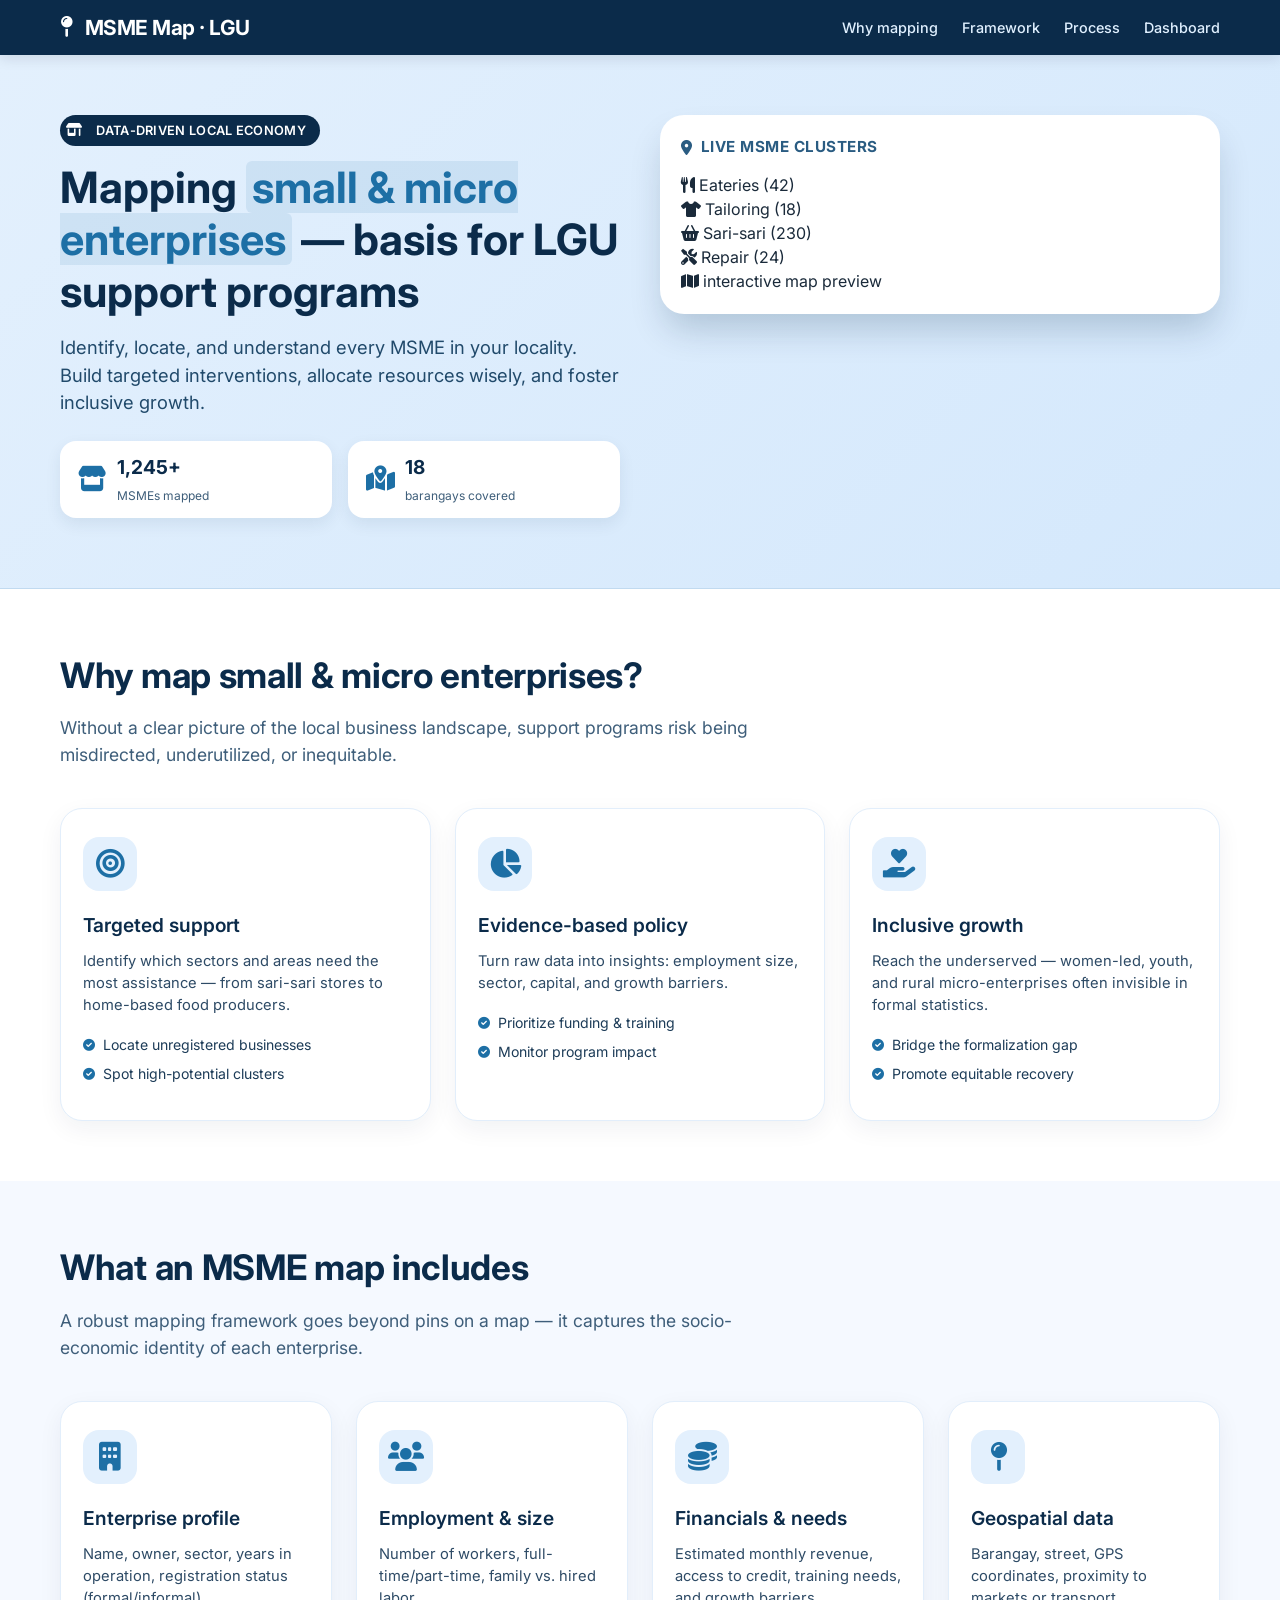
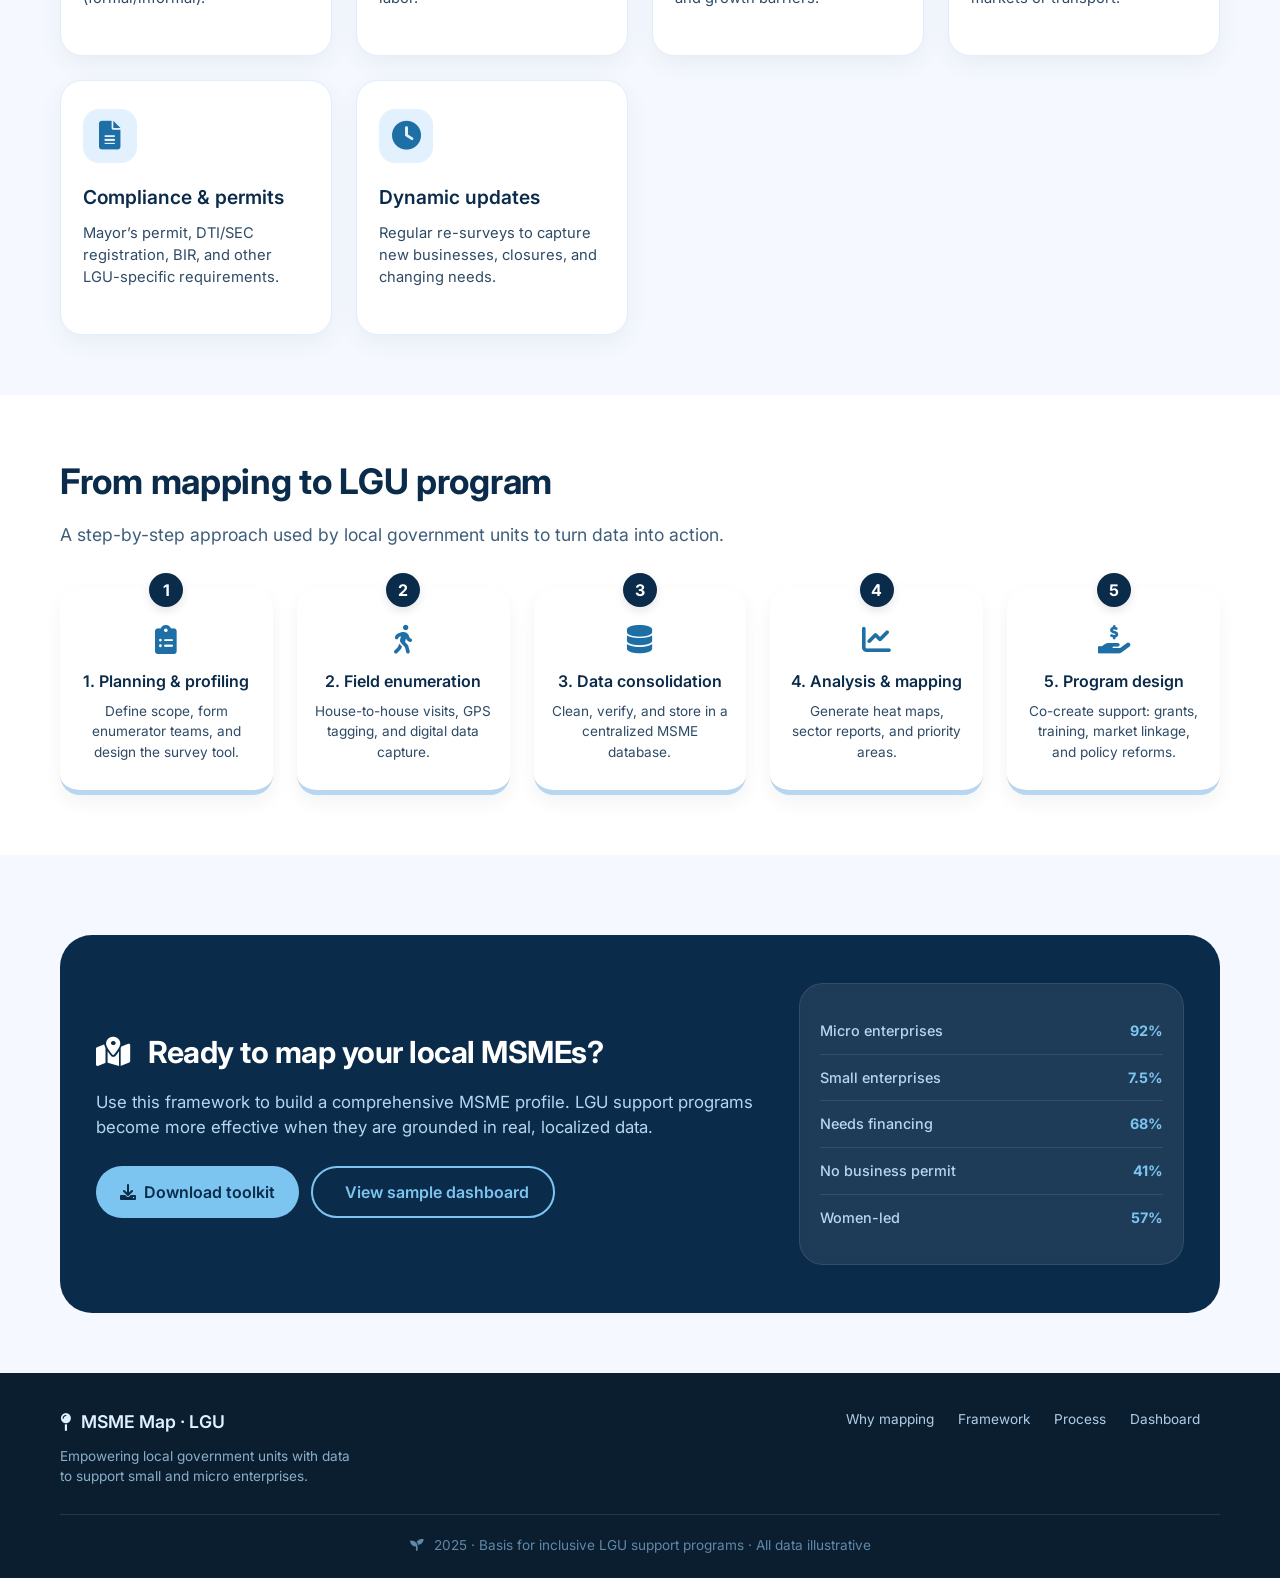
<file: trytry2026/index.html>
<!DOCTYPE html>
<html lang="en">
<head>
  <meta charset="UTF-8">
  <meta name="viewport" content="width=device-width, initial-scale=1.0">
  <title>MSME Mapping · LGU Support Program</title>
  <link rel="stylesheet" href="style.css">
  <!-- Google Fonts & Font Awesome for clean icons -->
  <link rel="preconnect" href="https://fonts.googleapis.com">
  <link rel="preconnect" href="https://fonts.gstatic.com" crossorigin>
  <link href="https://fonts.googleapis.com/css2?family=Inter:opsz,wght@14..32,400;14..32,500;14..32,600;14..32,700&display=swap" rel="stylesheet">
  <link rel="stylesheet" href="https://cdnjs.cloudflare.com/ajax/libs/font-awesome/6.0.0-beta3/css/all.min.css">
 
</head>
<body>
  <!-- Navigation -->
  <nav class="navbar">
    <div class="container">
      <div class="logo">
        <i class="fas fa-map-pin"></i>
        <span>MSME Map · LGU</span>
      </div>
      <div class="nav-links">
        <a href="#why">Why mapping</a>
        <a href="#framework">Framework</a>
        <a href="#process">Process</a>
        <a href="#dashboard">Dashboard</a>
      </div>
    </div>
  </nav>

  <!-- Hero -->
  <header class="hero">
    <div class="container hero-content">
      <div class="hero-text">
        <div class="hero-badge"><i class="fas fa-store-alt" style="margin-right: 6px;"></i> Data-driven local economy</div>
        <h1>Mapping <span class="highlight">small & micro enterprises</span> — basis for LGU support programs</h1>
        <p>Identify, locate, and understand every MSME in your locality. Build targeted interventions, allocate resources wisely, and foster inclusive growth.</p>
        <div class="hero-stats">
          <div class="stat-item">
            <i class="fas fa-store"></i>
            <div><span>1,245+</span><small>MSMEs mapped</small></div>
          </div>
          <div class="stat-item">
            <i class="fas fa-map-marked-alt"></i>
            <div><span>18</span><small>barangays covered</small></div>
          </div>
        </div>
      </div>
      <div class="hero-illustration">
        <div class="map-card">
          <h4><i class="fas fa-location-dot"></i> Live MSME clusters</h4>
          <div class="pin-grid">
            <div class="pin"><i class="fas fa-utensils"></i> Eateries (42)</div>
            <div class="pin"><i class="fas fa-tshirt"></i> Tailoring (18)</div>
            <div class="pin"><i class="fas fa-shopping-basket"></i> Sari-sari (230)</div>
            <div class="pin"><i class="fas fa-tools"></i> Repair (24)</div>
          </div>
          <div class="map-mock">
            <i class="fas fa-map"></i> interactive map preview
          </div>
        </div>
      </div>
    </div>
  </header>

  <!-- Why mapping matters -->
  <section id="why" class="bg-white">
    <div class="container">
      <h2 class="section-title">Why map small & micro enterprises?</h2>
      <p class="section-sub">Without a clear picture of the local business landscape, support programs risk being misdirected, underutilized, or inequitable.</p>
      <div class="grid-3">
        <div class="card">
          <div class="card-icon"><i class="fas fa-bullseye"></i></div>
          <h3>Targeted support</h3>
          <p>Identify which sectors and areas need the most assistance — from sari-sari stores to home-based food producers.</p>
          <ul>
            <li><i class="fas fa-check-circle"></i> Locate unregistered businesses</li>
            <li><i class="fas fa-check-circle"></i> Spot high-potential clusters</li>
          </ul>
        </div>
        <div class="card">
          <div class="card-icon"><i class="fas fa-chart-pie"></i></div>
          <h3>Evidence-based policy</h3>
          <p>Turn raw data into insights: employment size, sector, capital, and growth barriers.</p>
          <ul>
            <li><i class="fas fa-check-circle"></i> Prioritize funding & training</li>
            <li><i class="fas fa-check-circle"></i> Monitor program impact</li>
          </ul>
        </div>
        <div class="card">
          <div class="card-icon"><i class="fas fa-hand-holding-heart"></i></div>
          <h3>Inclusive growth</h3>
          <p>Reach the underserved — women-led, youth, and rural micro-enterprises often invisible in formal statistics.</p>
          <ul>
            <li><i class="fas fa-check-circle"></i> Bridge the formalization gap</li>
            <li><i class="fas fa-check-circle"></i> Promote equitable recovery</li>
          </ul>
        </div>
      </div>
    </div>
  </section>

  <!-- Framework / Components -->
  <section id="framework">
    <div class="container">
      <h2 class="section-title">What an MSME map includes</h2>
      <p class="section-sub">A robust mapping framework goes beyond pins on a map — it captures the socio-economic identity of each enterprise.</p>
      <div class="grid-3">
        <div class="card">
          <div class="card-icon"><i class="fas fa-building"></i></div>
          <h3>Enterprise profile</h3>
          <p>Name, owner, sector, years in operation, registration status (formal/informal).</p>
        </div>
        <div class="card">
          <div class="card-icon"><i class="fas fa-users"></i></div>
          <h3>Employment & size</h3>
          <p>Number of workers, full-time/part-time, family vs. hired labor.</p>
        </div>
        <div class="card">
          <div class="card-icon"><i class="fas fa-coins"></i></div>
          <h3>Financials & needs</h3>
          <p>Estimated monthly revenue, access to credit, training needs, and growth barriers.</p>
        </div>
        <div class="card">
          <div class="card-icon"><i class="fas fa-map-pin"></i></div>
          <h3>Geospatial data</h3>
          <p>Barangay, street, GPS coordinates, proximity to markets or transport.</p>
        </div>
        <div class="card">
          <div class="card-icon"><i class="fas fa-file-alt"></i></div>
          <h3>Compliance & permits</h3>
          <p>Mayor’s permit, DTI/SEC registration, BIR, and other LGU-specific requirements.</p>
        </div>
        <div class="card">
          <div class="card-icon"><i class="fas fa-clock"></i></div>
          <h3>Dynamic updates</h3>
          <p>Regular re-surveys to capture new businesses, closures, and changing needs.</p>
        </div>
      </div>
    </div>
  </section>

  <!-- Process / Steps -->
  <section id="process" class="bg-white">
    <div class="container">
      <h2 class="section-title">From mapping to LGU program</h2>
      <p class="section-sub">A step-by-step approach used by local government units to turn data into action.</p>
      <div class="steps">
        <div class="step">
          <i class="fas fa-clipboard-list"></i>
          <h4>1. Planning & profiling</h4>
          <p>Define scope, form enumerator teams, and design the survey tool.</p>
        </div>
        <div class="step">
          <i class="fas fa-walking"></i>
          <h4>2. Field enumeration</h4>
          <p>House-to-house visits, GPS tagging, and digital data capture.</p>
        </div>
        <div class="step">
          <i class="fas fa-database"></i>
          <h4>3. Data consolidation</h4>
          <p>Clean, verify, and store in a centralized MSME database.</p>
        </div>
        <div class="step">
          <i class="fas fa-chart-line"></i>
          <h4>4. Analysis & mapping</h4>
          <p>Generate heat maps, sector reports, and priority areas.</p>
        </div>
        <div class="step">
          <i class="fas fa-hand-holding-usd"></i>
          <h4>5. Program design</h4>
          <p>Co-create support: grants, training, market linkage, and policy reforms.</p>
        </div>
      </div>
    </div>
  </section>

  <!-- Dashboard / CTA section -->
  <section id="dashboard">
    <div class="container">
      <div class="map-dashboard">
        <div class="dashboard-text">
          <h3><i class="fas fa-map-location-dot" style="margin-right: 12px;"></i> Ready to map your local MSMEs?</h3>
          <p>Use this framework to build a comprehensive MSME profile. LGU support programs become more effective when they are grounded in real, localized data.</p>
          <div class="dashboard-buttons">
            <a href="#" class="btn btn-primary"><i class="fas fa-download"></i> Download toolkit</a>
            <a href="#" class="btn btn-outline-light"><i class="fas fa-chart-simple"></i> View sample dashboard</a>
          </div>
        </div>
        <div class="dashboard-stats">
          <div class="mini-stat"><span>Micro enterprises</span><span>92%</span></div>
          <div class="mini-stat"><span>Small enterprises</span><span>7.5%</span></div>
          <div class="mini-stat"><span>Needs financing</span><span>68%</span></div>
          <div class="mini-stat"><span>No business permit</span><span>41%</span></div>
          <div class="mini-stat"><span>Women-led</span><span>57%</span></div>
        </div>
      </div>
    </div>
  </section>

  <!-- Footer -->
  <footer>
    <div class="container">
      <div class="footer-content">
        <div>
          <div class="footer-brand"><i class="fas fa-map-pin"></i> MSME Map · LGU</div>
          <p style="max-width: 300px; color: #8aaec9;">Empowering local government units with data to support small and micro enterprises.</p>
        </div>
        <div class="footer-links">
          <a href="#why">Why mapping</a>
          <a href="#framework">Framework</a>
          <a href="#process">Process</a>
          <a href="#dashboard">Dashboard</a>
        </div>
      </div>
      <div class="footer-copy">
        <i class="fas fa-seedling" style="margin-right: 6px;"></i> 2025 · Basis for inclusive LGU support programs · All data illustrative
      </div>
    </div>
  </footer>
</body>
</html>
</file>
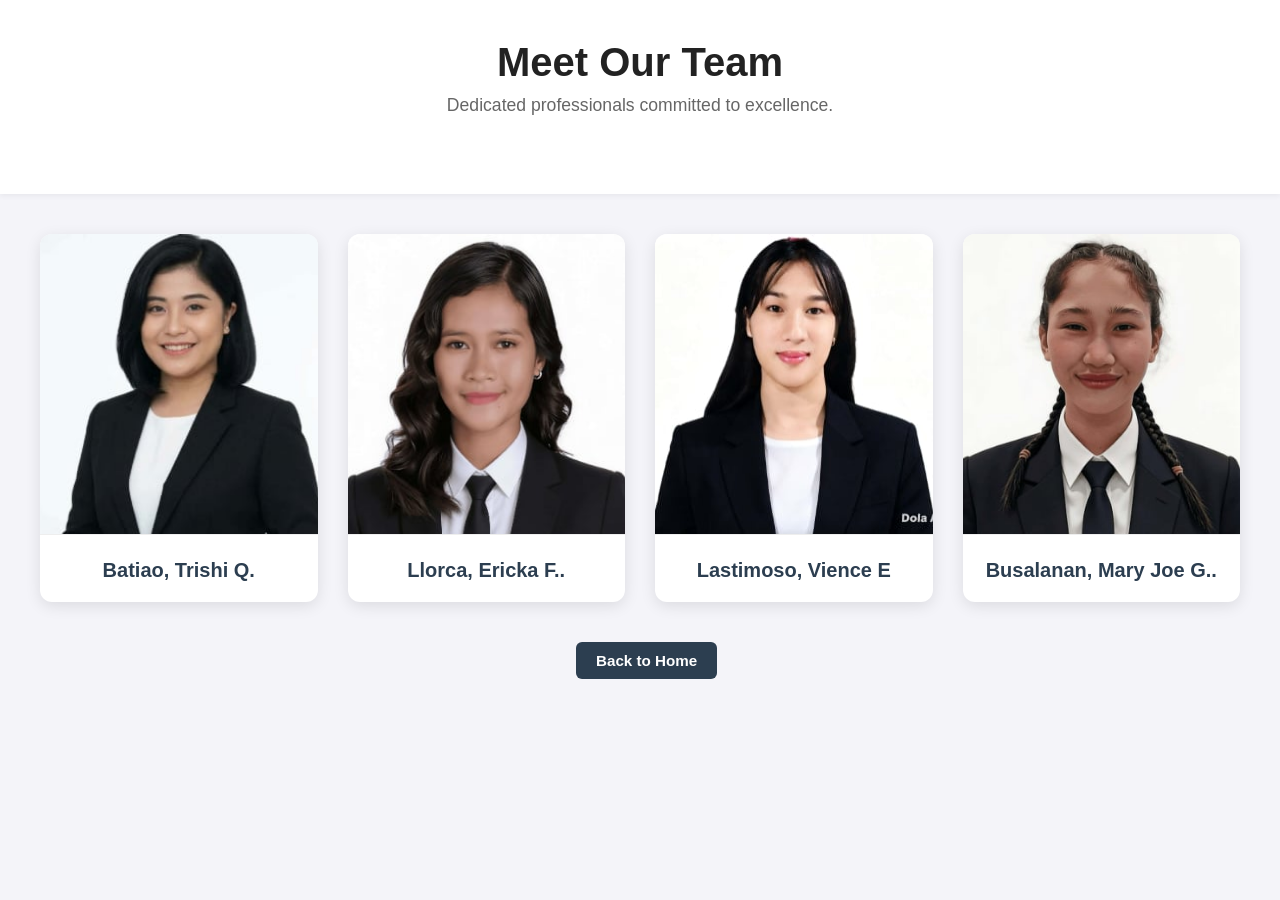
<file: trytry2026/dashboard/about.html>
<!DOCTYPE html>
<html lang="en">
<head>
    <meta charset="UTF-8">
    <meta name="viewport" content="width=device-width, initial-scale=1.0">
    <link rel="stylesheet" href="about.css">
    <title>About Our Team</title>
    <style>
       
    </style>
</head>
<body>

    <!-- Header Section -->
    <header class="page-header">
        <h1>Meet Our Team</h1>
        <p>Dedicated professionals committed to excellence.</p>
    </header>

    <!-- Main Content -->
    <div class="container">
        <div class="team-grid">

            <!-- Person 1 -->
            <div class="team-card">
                <!-- Replace 'person1.jpg' with your actual image file name -->
                <img src="../images/1.jpg" alt="Team Member 1">
                <div class="team-info">
                    <h3>Batiao, Trishi Q.</h3>
                    <!-- <p>Senior Consultant</p> -->
                </div>
            </div>

            <!-- Person 2 -->
            <div class="team-card">
                <img src="../images/2.jpg" alt="Team Member 2">
              
                <div class="team-info">
                    <h3>Llorca, Ericka F..</h3>
                    <!-- <p>Financial Analyst</p> -->
                </div>
            </div>

            <!-- Person 3 -->
            <div class="team-card">
                <img src="../images/3.jpg" alt="Team Member 3">
                <div class="team-info">
                    <h3>Lastimoso, Vience E</h3>
                    <!-- <p>Project Manager</p> -->
                </div>
            </div>

            <!-- Person 4 -->
            <div class="team-card">
                <img src="../images/4.jpg" alt="Team Member 4">
                <div class="team-info">
                    <h3>Busalanan, Mary Joe G..</h3>
                    <!-- <p>HR Specialist</p> -->
                </div>
            </div>

        </div>
    </div>
     <button class="back-button" onclick="goBack()">
         Back to Home
        </button>
     <!-- JavaScript for the button functionality -->
    <script>
        function goBack() {
            // Option 1: Go back to the previous page in the browser history
            // window.history.back(); 

            // Option 2: Go directly to your main page file (replace 'index.html' with your main file name)
            window.location.href = '../sample.html';
        }
    </script>

</body>
</html>
</file>
<file: trytry2026/style.css>
* { margin: 0; padding: 0; box-sizing: border-box; }

    body {
      font-family: 'Inter', sans-serif;
      background: #f5f9ff;
      color: #1a2a3a;
      line-height: 1.5;
      scroll-behavior: smooth;
      -webkit-tap-highlight-color: transparent;
    }

    .container { max-width: 1200px; margin: 0 auto; padding: 0 20px; }

    /* NAVBAR */
    .navbar {
      background: #0b2b4a;
      color: white;
      padding: 12px 0;
      box-shadow: 0 4px 12px rgba(0, 20, 40, 0.1);
      position: sticky;
      top: 0;
      z-index: 100;
    }
    .navbar .container {
      display: flex; align-items: center; justify-content: space-between; flex-wrap: wrap;
    }
    .logo {
      display: flex; align-items: center; gap: 12px;
      font-weight: 700; font-size: 1.3rem; letter-spacing: -0.5px;
    }
    .logo-img {
      width: 48px; height: 48px; border-radius: 50%;
      object-fit: cover; border: 2px solid #7bc5f0;
      background: white; flex-shrink: 0; transition: transform 0.2s;
    }
    .logo:hover .logo-img { transform: scale(1.05); }
    .logo-text { display: flex; flex-direction: column; line-height: 1.1; }
    .logo-text strong { font-size: 1.1rem; }
    .logo-text small {
      font-size: 0.65rem; font-weight: 500;
      color: #7bc5f0; text-transform: uppercase; letter-spacing: 0.5px;
    }

    .nav-links { display: flex; gap: 24px; font-weight: 500; font-size: 0.9rem; }
    .nav-links a { color: #e0f0ff; text-decoration: none; transition: color 0.2s; }
    .nav-links a:hover { color: white; text-decoration: underline; text-underline-offset: 4px; }

    /* HERO */
    .hero {
      background: linear-gradient(135deg, #e3f0fd 0%, #d4e8fc 100%);
      padding: 60px 0 70px;
      border-bottom: 1px solid #c1daf0;
      position: relative; overflow: hidden;
    }
    .hero::before {
      content: ''; position: absolute;
      right: -80px; top: 50%; transform: translateY(-50%);
      width: 420px; height: 420px;
      background-image: url('https://i.imgur.com/Y5wY5Y5.png');
      background-size: contain; background-repeat: no-repeat;
      background-position: center; opacity: 0.06;
      pointer-events: none; z-index: 0;
    }

    .hero-content {
      display: flex; align-items: flex-start; gap: 40px;
      flex-wrap: wrap; position: relative; z-index: 1;
    }
    .hero-text { flex: 1 1 380px; min-width: 280px; }
    .hero-text h1 {
      font-size: clamp(1.8rem, 4.5vw, 2.7rem);
      font-weight: 700; line-height: 1.2;
      color: #0b2b4a; margin-bottom: 16px;
    }
    .hero-text .highlight {
      color: #1d6fa5; background: rgba(29, 111, 165, 0.1);
      padding: 0 6px; border-radius: 6px;
    }
    .hero-text p {
      font-size: clamp(1rem, 2vw, 1.15rem);
      color: #214a6b; margin-bottom: 24px; max-width: 600px;
    }
    .hero-badge {
      display: inline-flex; align-items: center; gap: 8px;
      background: #0b2b4a; color: white;
      font-weight: 600; font-size: 0.8rem; padding: 6px 14px 6px 6px;
      border-radius: 40px; letter-spacing: 0.3px;
      margin-bottom: 16px; text-transform: uppercase;
    }

    .hero-stats { display: flex; gap: 16px; flex-wrap: wrap; margin-top: 16px; }
    .stat-item {
      background: white; border-radius: 16px; padding: 12px 18px;
      box-shadow: 0 6px 16px rgba(0, 50, 80, 0.08);
      display: flex; align-items: center; gap: 10px;
      flex: 1 1 140px;
    }
    .stat-item i { font-size: 1.6rem; color: #1d6fa5; }
    .stat-item div span { display: block; font-weight: 700; font-size: 1.2rem; color: #0b2b4a; }
    .stat-item div small { font-size: 0.75rem; color: #3e5e7a; }

    .hero-illustration {
      flex: 1 1 380px; min-width: 280px;
      display: flex; justify-content: center;
    }
    .map-card {
      background: white; width: 100%; max-width: 100%;
      border-radius: 24px; box-shadow: 0 20px 35px -5px rgba(0, 40, 70, 0.2);
      padding: 20px; border: 1px solid rgba(255, 255, 255, 0.6);
      position: relative;
    }

    .map-card h4 {
      font-size: 0.95rem; text-transform: uppercase; letter-spacing: 0.5px;
      color: #2a5c82; margin-bottom: 14px;
      display: flex; align-items: center; gap: 8px;
    }

    /* RESPONSIVE MAP */
    .interactive-map-wrapper {
      position: relative; width: 100%;
      aspect-ratio: 4 / 3;
      max-height: 460px; min-height: 260px;
      border-radius: 16px; overflow: hidden;
      box-shadow: 0 6px 18px rgba(0, 30, 60, 0.12);
      border: 2px solid #c1daf0; background: #eef4fb;
    }

    .interactive-map-wrapper iframe {
      width: 100%; height: 100%; border: 0; display: block;
      pointer-events: none;
    }

    .pin-layer { position: absolute; inset: 0; pointer-events: none; }

    /* BARANGAY / PUROK PINS (larger, with label) */
    .barangay-pin {
      position: absolute;
      pointer-events: auto;
      background: #e63946;
      color: white;
      padding: 5px 12px 5px 8px;
      border-radius: 30px;
      display: flex; align-items: center; gap: 6px;
      cursor: pointer;
      box-shadow: 0 4px 12px rgba(0,0,0,0.35);
      border: 2px solid white;
      transition: all 0.2s ease;
      font-size: clamp(0.6rem, 1.5vw, 0.75rem);
      font-weight: 600;
      white-space: nowrap;
      z-index: 2;
      transform: translate(-50%, -100%);
    }
    .barangay-pin i {
      font-size: clamp(0.7rem, 1.8vw, 0.9rem);
    }
    .barangay-pin:hover, .barangay-pin:focus {
      background: #ff5252;
      transform: translate(-50%, -100%) scale(1.08);
      z-index: 10; outline: none;
    }
    .barangay-pin.active {
      background: #1d6fa5;
      transform: translate(-50%, -100%) scale(1.1);
      z-index: 11;
      box-shadow: 0 0 0 5px rgba(29, 111, 165, 0.3), 0 4px 12px rgba(0,0,0,0.4);
    }
    /* Small pointer triangle under pin */
    .barangay-pin::after {
      content: '';
      position: absolute;
      bottom: -7px; left: 50%; transform: translateX(-50%);
      width: 0; height: 0;
      border-left: 7px solid transparent;
      border-right: 7px solid transparent;
      border-top: 8px solid #e63946;
      transition: border-top-color 0.2s;
    }
    .barangay-pin:hover::after { border-top-color: #ff5252; }
    .barangay-pin.active::after { border-top-color: #1d6fa5; }

    /* Pin positions */
    .bp-1 { left: 30%; top: 42%; }
    .bp-2 { left: 58%; top: 30%; }
    .bp-3 { left: 40%; top: 65%; }
    .bp-4 { left: 72%; top: 58%; }
    .bp-5 { left: 20%; top: 70%; }

    .map-hint {
      font-size: clamp(0.65rem, 1.8vw, 0.75rem);
      color: #4d6e8c; margin-top: 10px; text-align: center;
    }
    .map-hint i { color: #e63946; }

    /* POPUP */
    .data-popup {
      position: absolute;
      left: 0; right: 0; bottom: 0;
      background: white;
      border-radius: 14px;
      padding: clamp(14px, 2.5vw, 20px) clamp(16px, 3vw, 22px);
      box-shadow: 0 -4px 20px rgba(0, 20, 40, 0.18);
      transform: translateY(105%);
      transition: transform 0.3s ease;
      z-index: 20;
      max-height: 90%;
      overflow-y: auto;
      -webkit-overflow-scrolling: touch;
    }
    .data-popup.show { transform: translateY(0); }
    .data-popup::-webkit-scrollbar { width: 5px; }
    .data-popup::-webkit-scrollbar-thumb { background: #c1daf0; border-radius: 10px; }

    .popup-header {
      display: flex; align-items: flex-start; justify-content: space-between;
      gap: 10px; margin-bottom: 12px;
    }
    .popup-title {
      font-weight: 700; font-size: clamp(0.9rem, 2.2vw, 1.05rem); color: #0b2b4a;
      display: flex; align-items: flex-start; gap: 8px; line-height: 1.2;
    }
    .popup-title i { color: #1d6fa5; margin-top: 2px; flex-shrink: 0; }
    .popup-close {
      background: #eef4fb; border: none; color: #4d6e8c;
      width: 28px; height: 28px; border-radius: 50%;
      cursor: pointer; display: flex; align-items: center; justify-content: center;
      font-size: 0.75rem; flex-shrink: 0;
    }
    .popup-close:hover { background: #d4e8fc; color: #0b2b4a; }

    .popup-body { font-size: clamp(0.72rem, 1.9vw, 0.85rem); color: #2e4b66; }

    /* Summary grid sa loob ng popup */
    .summary-grid {
      display: grid;
      grid-template-columns: repeat(auto-fit, minmax(90px, 1fr));
      gap: 8px;
      margin-bottom: 14px;
    }
    .summary-item {
      background: #eef6ff;
      border-radius: 10px;
      padding: 8px 6px;
      text-align: center;
      border: 1px solid #dbe9f5;
    }
    .summary-item .num {
      font-weight: 700; font-size: clamp(1rem, 2.5vw, 1.3rem);
      color: #1d6fa5; display: block; line-height: 1.1;
    }
    .summary-item .lbl {
      font-size: clamp(0.55rem, 1.4vw, 0.65rem);
      color: #6088a8; text-transform: uppercase; letter-spacing: 0.3px;
    }

    /* Table ng tindahan */
    .store-table {
      width: 100%;
      border-collapse: collapse;
      font-size: clamp(0.68rem, 1.7vw, 0.78rem);
      margin-top: 4px;
    }
    .store-table th {
      text-align: left;
      color: #6088a8;
      font-weight: 600;
      padding: 6px 4px;
      border-bottom: 2px solid #dbe9f5;
      font-size: clamp(0.6rem, 1.5vw, 0.7rem);
      text-transform: uppercase;
      letter-spacing: 0.3px;
    }
    .store-table td {
      padding: 7px 4px;
      border-bottom: 1px dashed #e5eefa;
      color: #1d3c58;
      vertical-align: top;
    }
    .store-table td:first-child { font-weight: 600; color: #0b2b4a; }
    .store-table tr:last-child td { border-bottom: none; }

    .store-type-badge {
      display: inline-block;
      font-size: clamp(0.5rem, 1.3vw, 0.6rem);
      font-weight: 600;
      padding: 2px 7px;
      border-radius: 12px;
      background: #dbe9f5;
      color: #1d6fa5;
      text-transform: uppercase;
      letter-spacing: 0.2px;
    }

    .popup-tag {
      display: inline-block; font-size: 0.62rem; font-weight: 600;
      padding: 3px 10px; border-radius: 20px; margin-top: 6px;
      text-transform: uppercase; letter-spacing: 0.3px;
    }
    .tag-formal { background: #d4edda; color: #155724; }
    .tag-informal { background: #fff3cd; color: #856404; }
    .tag-women { background: #fce4ec; color: #a10050; }

    /* Barangay header sa popup */
    .brgy-header {
      display: flex; align-items: center; gap: 10px;
      margin-bottom: 12px;
      padding-bottom: 12px;
      border-bottom: 2px solid #eef6ff;
    }
    .brgy-icon {
      width: 42px; height: 42px; border-radius: 12px;
      background: #1d6fa5; color: white;
      display: flex; align-items: center; justify-content: center;
      font-size: 1.2rem; flex-shrink: 0;
    }
    .brgy-info h4 {
      font-size: clamp(0.85rem, 2.1vw, 1rem);
      color: #0b2b4a; font-weight: 700; line-height: 1.2;
    }
    .brgy-info p {
      font-size: clamp(0.65rem, 1.6vw, 0.75rem);
      color: #6088a8;
    }

    /* SECTIONS */
    section { padding: 60px 0; }
    .section-title {
      font-size: clamp(1.6rem, 4vw, 2.2rem);
      font-weight: 700; color: #0b2b4a;
      margin-bottom: 14px; letter-spacing: -0.3px;
    }
    .section-sub {
      font-size: clamp(0.95rem, 2vw, 1.1rem);
      color: #3e5e7a; max-width: 700px; margin-bottom: 40px;
    }
    .bg-white { background: white; }

    .grid-3 {
      display: grid;
      grid-template-columns: repeat(auto-fit, minmax(250px, 1fr));
      gap: 24px;
    }
    .card {
      background: white; padding: 28px 22px; border-radius: 22px;
      box-shadow: 0 8px 24px rgba(0, 30, 60, 0.06);
      transition: transform 0.2s, box-shadow 0.2s;
      border: 1px solid #e2eefb;
    }
    .card:hover {
      transform: translateY(-5px);
      box-shadow: 0 20px 30px -8px rgba(0, 70, 120, 0.15);
    }
    .card-icon {
      background: #e3f0fd; width: 54px; height: 54px; border-radius: 16px;
      display: flex; align-items: center; justify-content: center; margin-bottom: 20px;
    }
    .card-icon i { font-size: 1.8rem; color: #1d6fa5; }
    .card h3 { font-size: 1.2rem; font-weight: 600; margin-bottom: 10px; color: #0b2b4a; }
    .card p { color: #2e4b66; font-size: 0.92rem; margin-bottom: 18px; }
    .card ul { list-style: none; font-size: 0.88rem; color: #1d3c58; }
    .card ul li { margin-bottom: 8px; display: flex; align-items: flex-start; gap: 8px; }
    .card ul li i { color: #1d6fa5; font-size: 0.75rem; margin-top: 5px; }

    .steps {
      display: grid;
      grid-template-columns: repeat(auto-fit, minmax(200px, 1fr));
      gap: 24px; counter-reset: step-counter;
    }
    .step {
      background: white; border-radius: 20px;
      padding: 28px 18px; text-align: center;
      box-shadow: 0 8px 18px rgba(0, 30, 60, 0.05);
      position: relative; border-bottom: 5px solid #b8d6f0;
    }
    .step::before {
      counter-increment: step-counter;
      content: counter(step-counter);
      position: absolute; top: -15px; left: 50%; transform: translateX(-50%);
      background: #0b2b4a; color: white; font-weight: 700;
      width: 34px; height: 34px; border-radius: 50%;
      display: flex; align-items: center; justify-content: center;
      font-size: 1rem; box-shadow: 0 4px 10px rgba(0,0,0,0.1);
    }
    .step i { font-size: 1.8rem; color: #1d6fa5; margin: 10px 0 14px; }
    .step h4 { font-size: 1rem; font-weight: 600; margin-bottom: 8px; color: #0b2b4a; }
    .step p { font-size: 0.85rem; color: #2e4b66; }

    .map-dashboard {
      background: #0b2b4a; color: white; border-radius: 32px;
      padding: clamp(28px, 5vw, 48px) clamp(20px, 4vw, 36px);
      display: flex; flex-wrap: wrap;
      gap: 32px; align-items: center; margin-top: 20px;
      position: relative; overflow: hidden;
    }
    .map-dashboard::after {
      content: ''; position: absolute;
      right: -60px; bottom: -60px;
      width: 280px; height: 280px;
      background-image: url('https://i.imgur.com/Y5wY5Y5.png');
      background-size: contain; background-repeat: no-repeat;
      opacity: 0.05; pointer-events: none;
    }

    .dashboard-text { flex: 2 1 300px; position: relative; z-index: 1; }
    .dashboard-text h3 {
      font-size: clamp(1.4rem, 3.5vw, 1.9rem);
      font-weight: 700; margin-bottom: 14px; letter-spacing: -0.5px;
    }
    .dashboard-text p {
      color: #b8d6f0; margin-bottom: 26px;
      font-size: clamp(0.95rem, 2vw, 1.05rem);
    }
    .dashboard-buttons { display: flex; flex-wrap: wrap; gap: 12px; }
    .btn {
      padding: 12px 24px; border-radius: 40px; font-weight: 600;
      text-decoration: none; display: inline-flex; align-items: center; gap: 8px;
      transition: all 0.2s; border: none; cursor: pointer;
      font-size: clamp(0.85rem, 2vw, 1rem);
    }
    .btn-primary { background: #7bc5f0; color: #0b2b4a; }
    .btn-primary:hover { background: #9ad6ff; transform: scale(1.02); }
    .btn-outline-light {
      background: transparent; border: 2px solid #7bc5f0; color: #7bc5f0;
    }
    .btn-outline-light:hover {
      background: rgba(123, 197, 240, 0.1); color: white; border-color: white;
    }
    .dashboard-stats {
      flex: 1 1 200px; background: rgba(255, 255, 255, 0.08);
      border-radius: 24px; padding: 24px 20px;
      backdrop-filter: blur(4px); border: 1px solid rgba(255, 255, 255, 0.1);
      position: relative; z-index: 1;
    }
    .dashboard-stats .mini-stat {
      display: flex; justify-content: space-between; padding: 12px 0;
      border-bottom: 1px solid rgba(255, 255, 255, 0.1); font-weight: 500;
      font-size: clamp(0.8rem, 1.8vw, 0.9rem);
    }
    .dashboard-stats .mini-stat:last-child { border-bottom: none; }
    .dashboard-stats .mini-stat span:first-child { color: #b8d6f0; }
    .dashboard-stats .mini-stat span:last-child { font-weight: 700; color: #7bc5f0; }

    footer {
      background: #0b1e2f; color: #8aaec9; padding: 36px 0 22px; font-size: 0.85rem;
    }
    .footer-content {
      display: flex; justify-content: space-between; flex-wrap: wrap;
      gap: 24px; margin-bottom: 28px;
    }
    .footer-brand {
      display: flex; align-items: center; gap: 10px;
      font-weight: 600; color: #e0f0ff; font-size: 1.1rem; margin-bottom: 10px;
    }
    .footer-brand img {
      width: 40px; height: 40px; border-radius: 50%;
      object-fit: cover; background: white; border: 2px solid #7bc5f0;
    }
    .footer-links a {
      color: #b0cee8; text-decoration: none; margin-right: 20px; transition: color 0.2s;
    }
    .footer-links a:hover { color: white; }
    .footer-copy {
      border-top: 1px solid #1e3a52; padding-top: 20px;
      text-align: center; color: #6088a8;
    }

    /* TABLET */
    @media (max-width: 900px) {
      .hero-content { gap: 30px; }
      .hero-text { flex: 1 1 100%; }
      .hero-illustration { flex: 1 1 100%; }
      .map-card { max-width: 600px; margin: 0 auto; }
      .hero::before { width: 300px; height: 300px; right: -60px; opacity: 0.04; }
    }

    /* MOBILE */
    @media (max-width: 600px) {
      .container { padding: 0 16px; }
      .navbar { padding: 10px 0; }
      .logo-img { width: 40px; height: 40px; }
      .logo-text strong { font-size: 0.95rem; }
      .logo-text small { font-size: 0.6rem; }
      .nav-links {
        gap: 14px; font-size: 0.78rem;
        width: 100%; justify-content: center; margin-top: 8px;
      }
      .hero { padding: 40px 0 50px; }
      .hero::before { display: none; }
      .hero-stats { gap: 10px; }
      .stat-item { padding: 10px 14px; flex: 1 1 45%; }
      .stat-item i { font-size: 1.3rem; }
      .stat-item div span { font-size: 1rem; }

      .map-card { padding: 16px; border-radius: 20px; }
      .interactive-map-wrapper {
        aspect-ratio: 1 / 1;
        max-height: 380px;
        min-height: 300px;
      }

      /* Pin adjustments for mobile */
      .barangay-pin {
        padding: 4px 9px 4px 6px;
        font-size: 0.58rem;
      }
      .barangay-pin i { font-size: 0.65rem; }
      .bp-1 { left: 25%; top: 38%; }
      .bp-2 { left: 60%; top: 26%; }
      .bp-3 { left: 35%; top: 66%; }
      .bp-4 { left: 74%; top: 55%; }
      .bp-5 { left: 18%; top: 72%; }

      .data-popup { max-height: 92%; padding: 14px; }
      .popup-title { font-size: 0.85rem; }
      .store-table { font-size: 0.68rem; }
      .store-table th { font-size: 0.58rem; }
      .summary-grid { grid-template-columns: repeat(3, 1fr); gap: 6px; }
      .summary-item { padding: 6px 4px; }
      .summary-item .num { font-size: 0.95rem; }
      .summary-item .lbl { font-size: 0.5rem; }

      section { padding: 45px 0; }
      .grid-3 { gap: 18px; }
      .card { padding: 24px 18px; }
      .steps { grid-template-columns: repeat(auto-fit, minmax(160px, 1fr)); gap: 20px; }
      .step { padding: 24px 14px; }
      .map-dashboard { border-radius: 24px; gap: 24px; }
      .map-dashboard::after { width: 200px; height: 200px; right: -50px; bottom: -50px; }
      .dashboard-stats { padding: 20px 16px; }
      .btn { padding: 11px 20px; width: 100%; justify-content: center; }
      .dashboard-buttons { flex-direction: column; width: 100%; }

      .footer-content { flex-direction: column; text-align: center; align-items: center; }
      .footer-brand { justify-content: center; }
      .footer-links { display: flex; flex-wrap: wrap; justify-content: center; gap: 10px 0; }
      .footer-links a { margin-right: 14px; }
    }

    @media (max-width: 380px) {
      .hero-text h1 { font-size: 1.5rem; }
      .barangay-pin { font-size: 0.52rem; padding: 3px 7px 3px 5px; }
      .barangay-pin i { font-size: 0.58rem; }
      .summary-grid { grid-template-columns: repeat(2, 1fr); }
    }

    @media (max-height: 500px) and (orientation: landscape) {
      .interactive-map-wrapper { aspect-ratio: 16 / 9; max-height: 260px; min-height: 180px; }
      .barangay-pin { font-size: 0.55rem; padding: 3px 8px 3px 5px; }
    }
</file>
<file: trytry2026/dashboard/about.css>
/* General Page Styling */
        body {
            font-family: 'Segoe UI', Tahoma, Geneva, Verdana, sans-serif;
            margin: 0;
            padding: 0;
            background-color: #f4f4f9;
            color: #333;
        }

        /* Header Section */
        .page-header {
            text-align: center;
            padding: 40px 20px 60px; /* Adjusted padding to fit the button */
            background-color: #ffffff;
            box-shadow: 0 2px 5px rgba(0,0,0,0.05);
            position: relative;
        }

        /* Back Button Styling */
        .back-button {
            display: inline-flex;
            align-items: center;
            gap: 8px;
            margin-bottom: 20px;
            margin-left: 45%;
            padding: 10px 20px;
            background-color: #2c3e50;
            color: #ffffff;
            text-decoration: none;
            border-radius: 6px;
            font-size: 0.95rem;
            font-weight: 600;
            transition: background-color 0.3s ease, transform 0.2s ease;
            cursor: pointer;
            border: none;
        }

        .back-button:hover {
            background-color: #1a252f;
            transform: translateX(-3px); /* Slight movement to the left on hover */
        }

        .page-header h1 {
            margin: 0;
            font-size: 2.5rem;
            color: #222;
        }

        .page-header p {
            color: #666;
            margin-top: 10px;
            font-size: 1.1rem;
        }

        /* Team Container */
        .container {
            max-width: 1200px;
            margin: 0 auto;
            padding: 40px 20px;
        }

        /* Grid Layout */
        .team-grid {
            display: grid;
            grid-template-columns: repeat(auto-fit, minmax(250px, 1fr));
            gap: 30px;
            justify-items: center;
        }

        /* Individual Card Styling */
        .team-card {
            background: #fff;
            border-radius: 12px;
            overflow: hidden;
            width: 100%;
            max-width: 300px;
            box-shadow: 0 4px 15px rgba(0,0,0,0.1);
            transition: transform 0.3s ease, box-shadow 0.3s ease;
            text-align: center;
            padding-bottom: 20px;
        }

        .team-card:hover {
            transform: translateY(-5px);
            box-shadow: 0 8px 25px rgba(0,0,0,0.15);
        }

        /* Image Styling */
        .team-card img {
            width: 100%;
            height: 300px; 
            object-fit: cover; 
            object-position: top center; 
            border-bottom: 1px solid #eee;
        }

        /* Text Styling */
        .team-info {
            padding: 20px 15px 0;
        }

        .team-info h3 {
            margin: 0;
            font-size: 1.25rem;
            color: #2c3e50;
        }

        .team-info p {
            margin: 5px 0 0;
            color: #777;
            font-size: 0.95rem;
            text-transform: uppercase;
            letter-spacing: 1px;
            font-weight: 600;
        }

        /* Responsive adjustments */
        @media (max-width: 600px) {
            .page-header h1 {
                font-size: 2rem;
            }
            .team-grid {
                grid-template-columns: 1fr;
            }
        }
</file>
